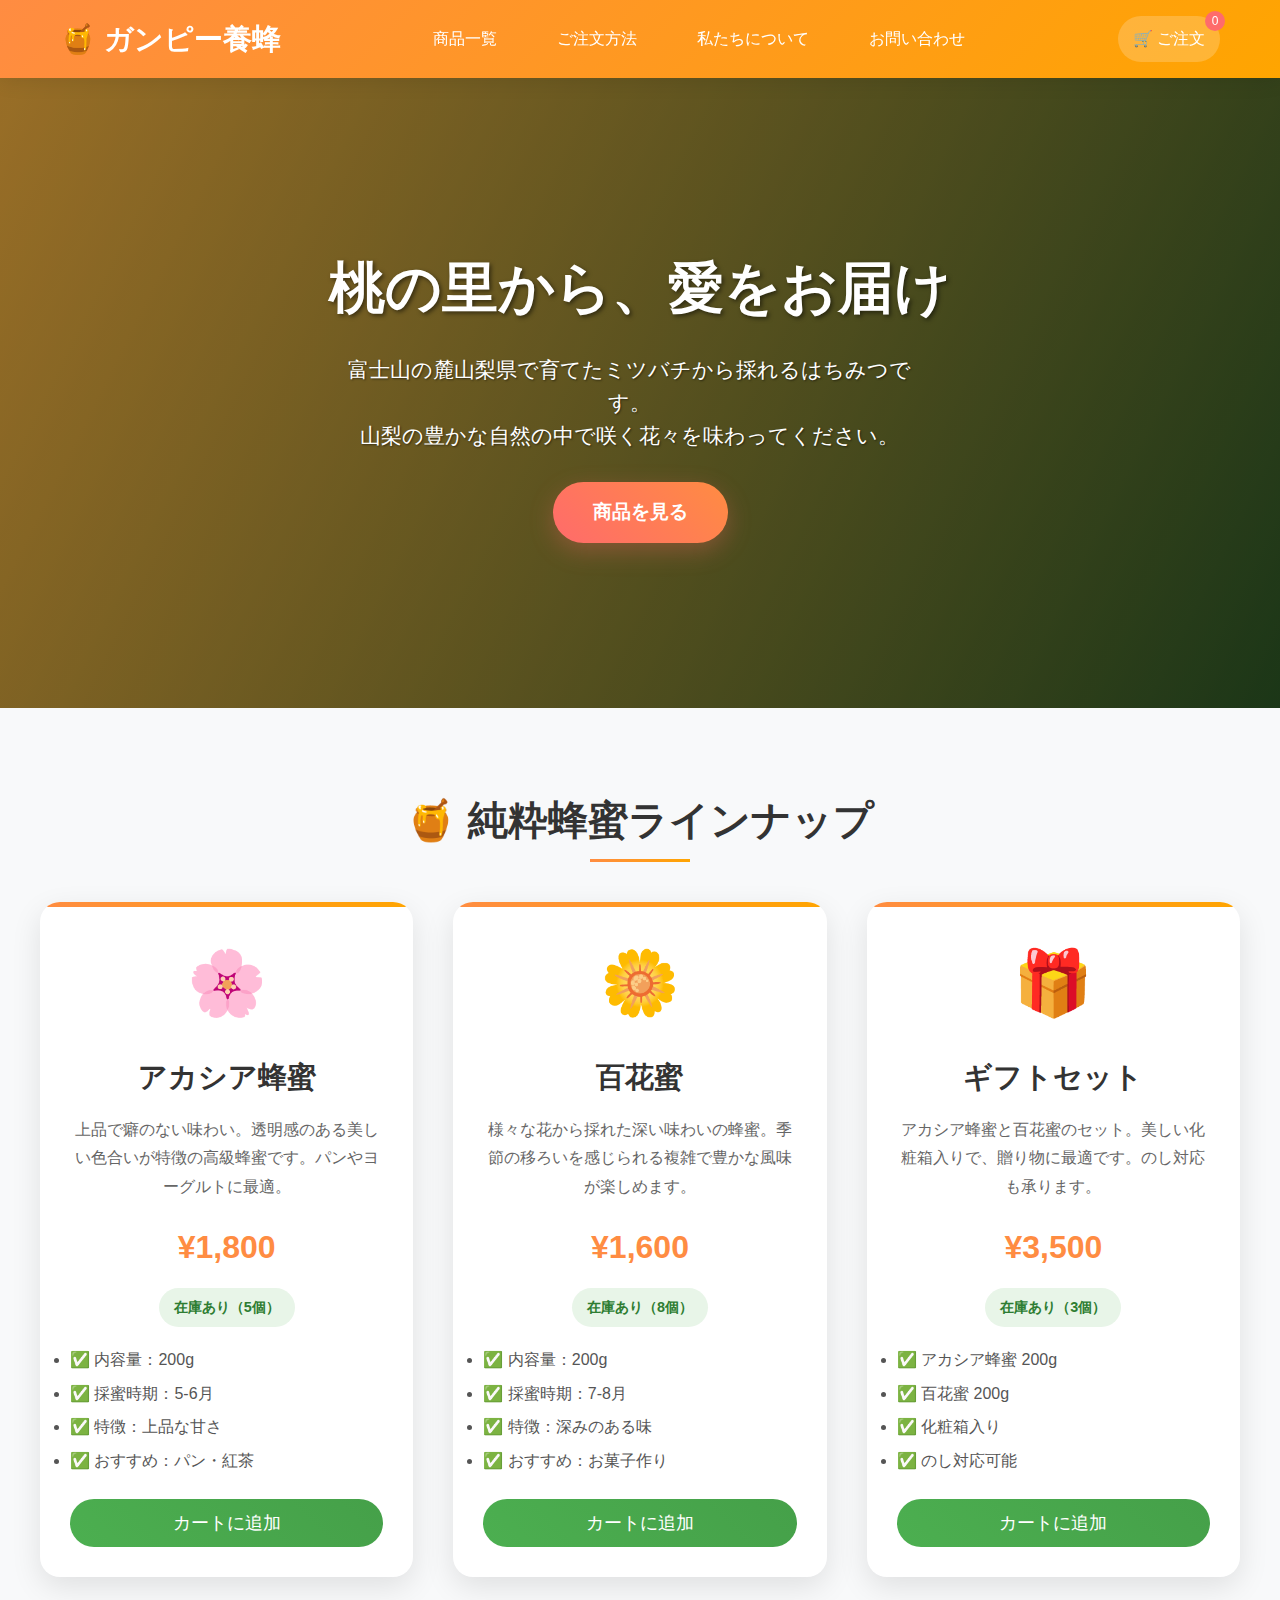
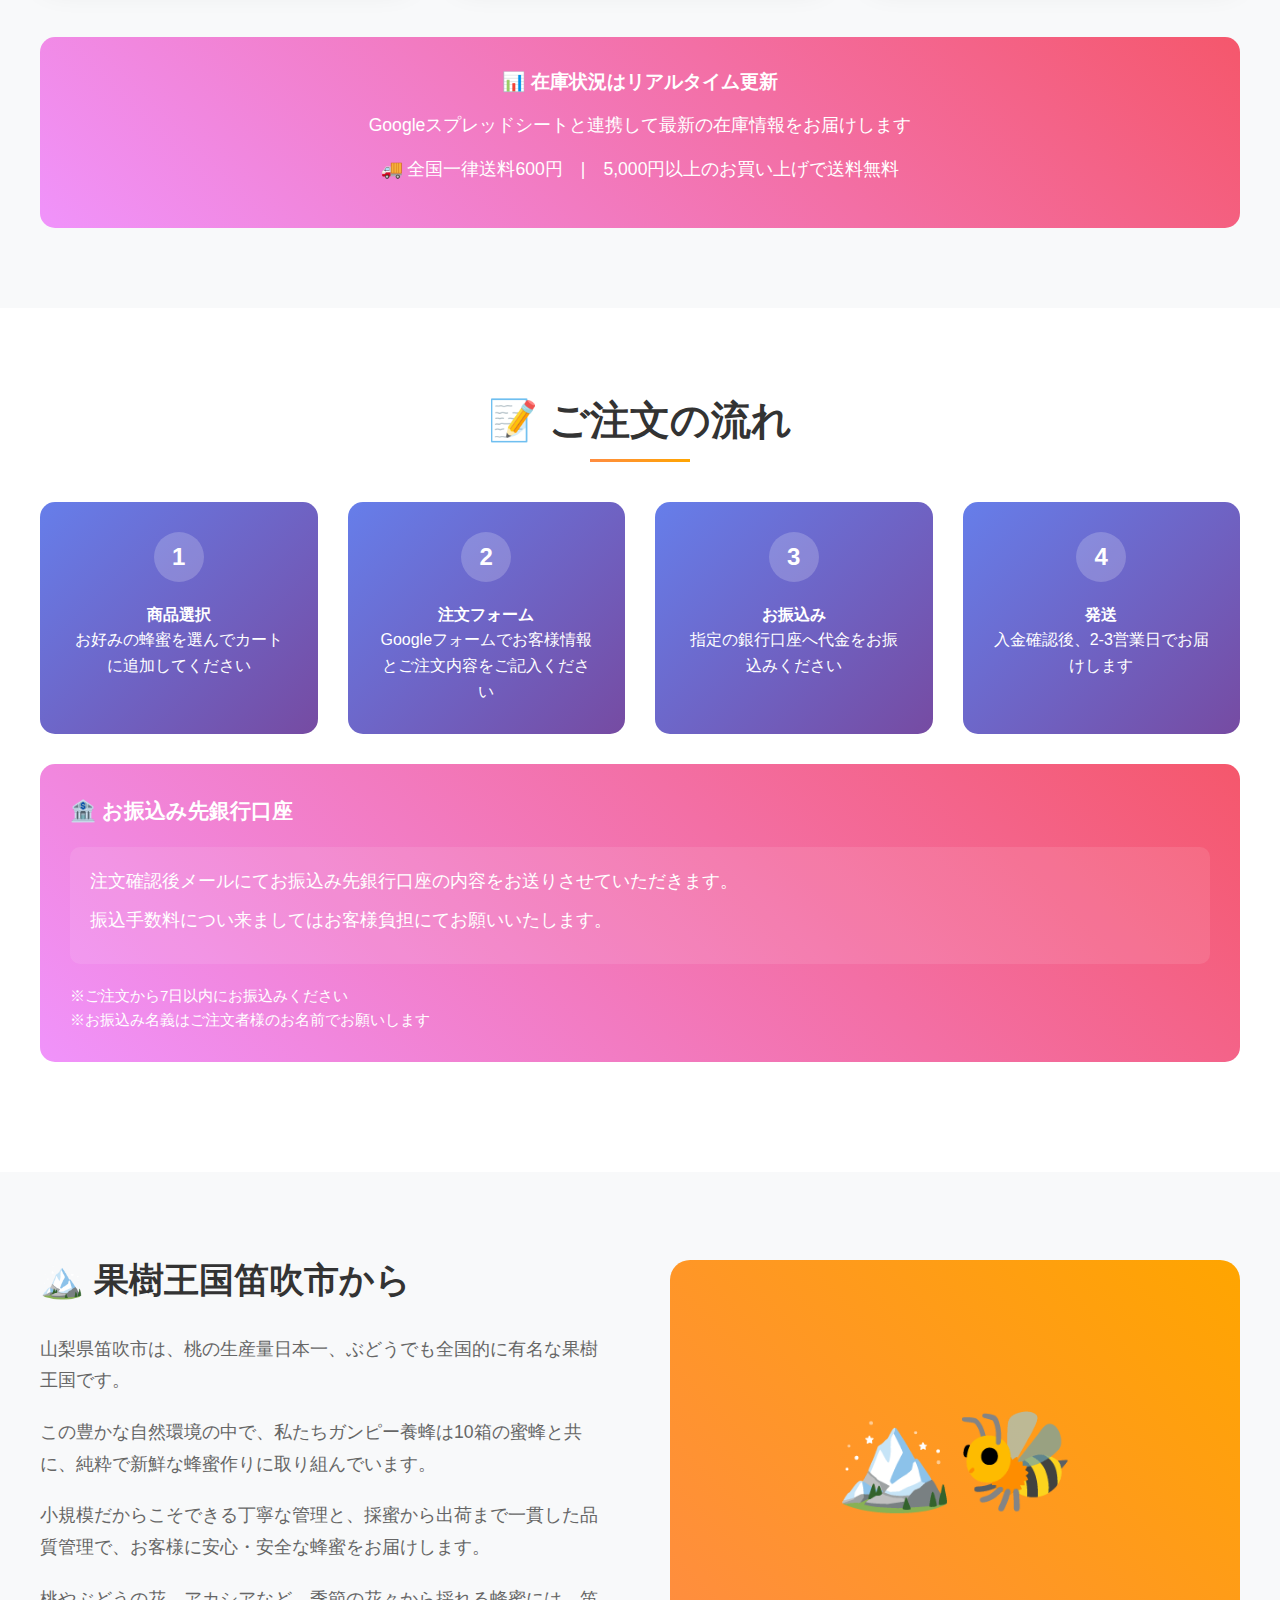
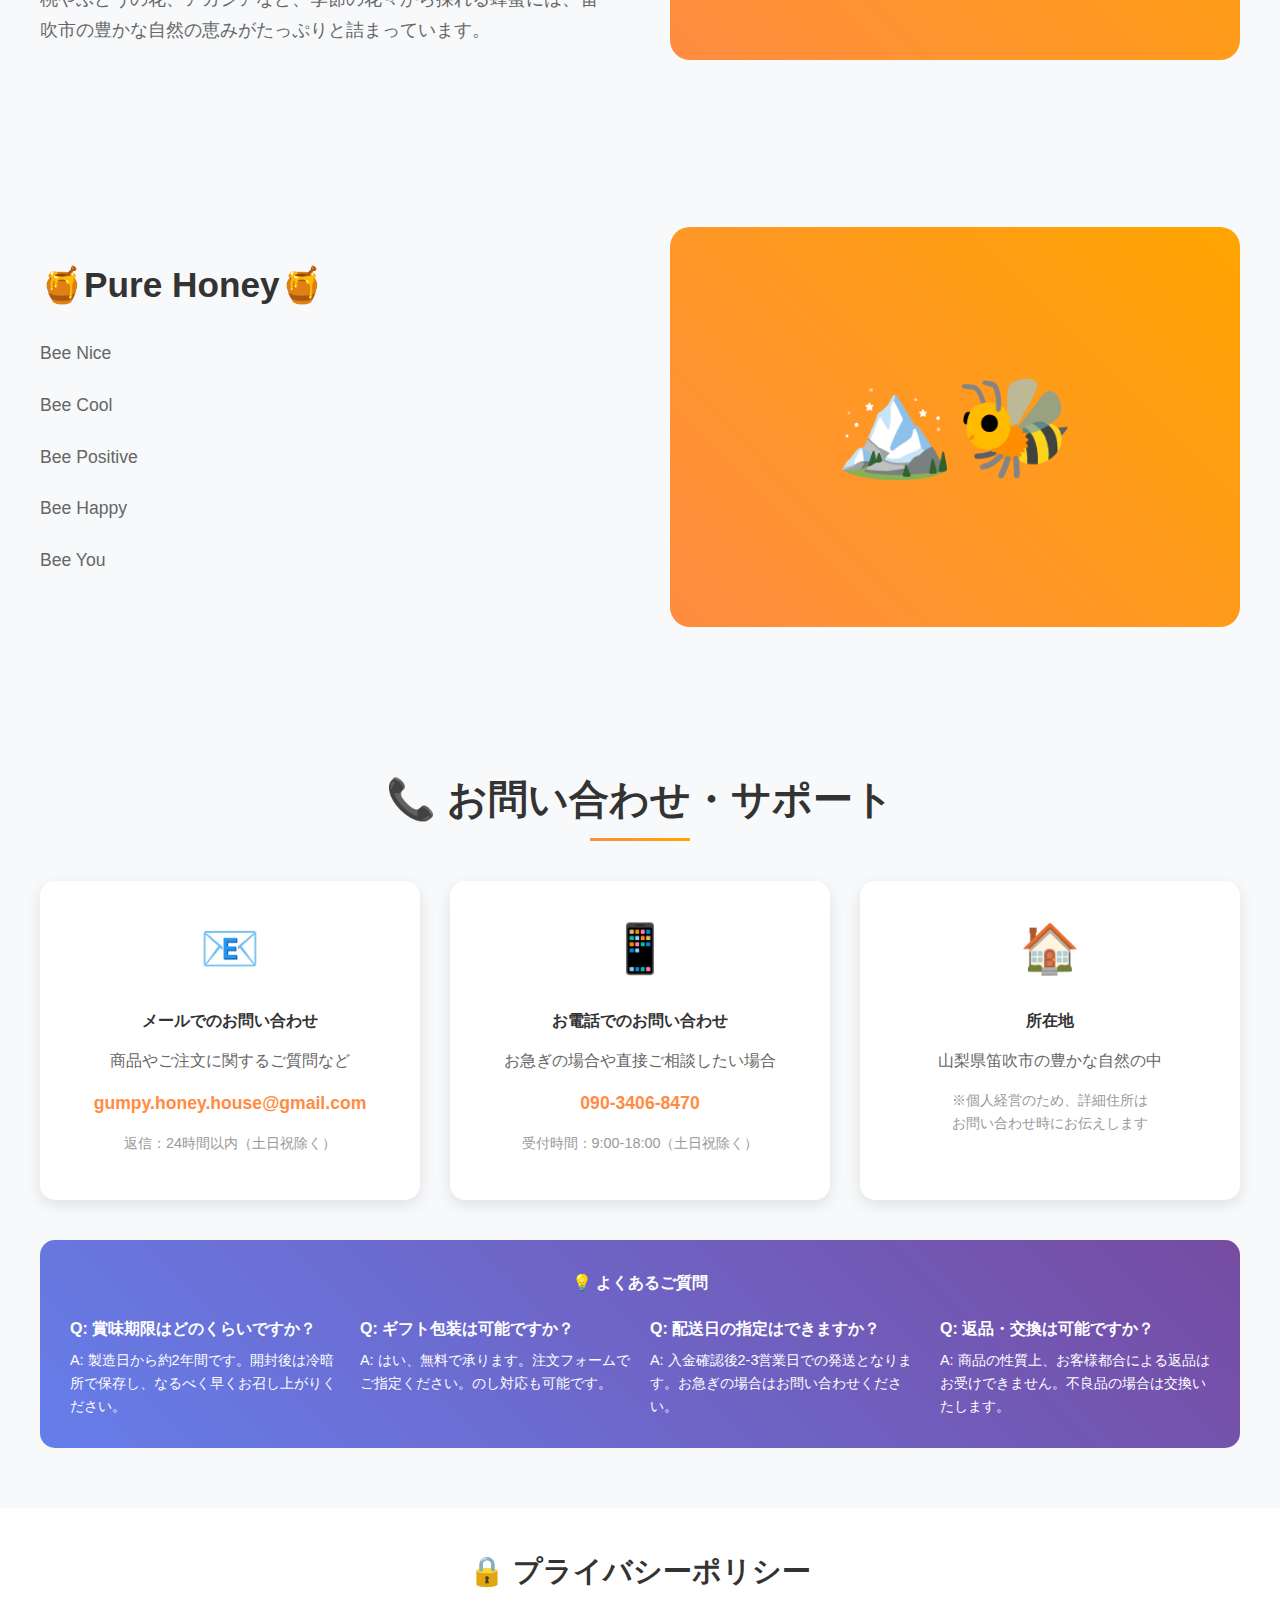
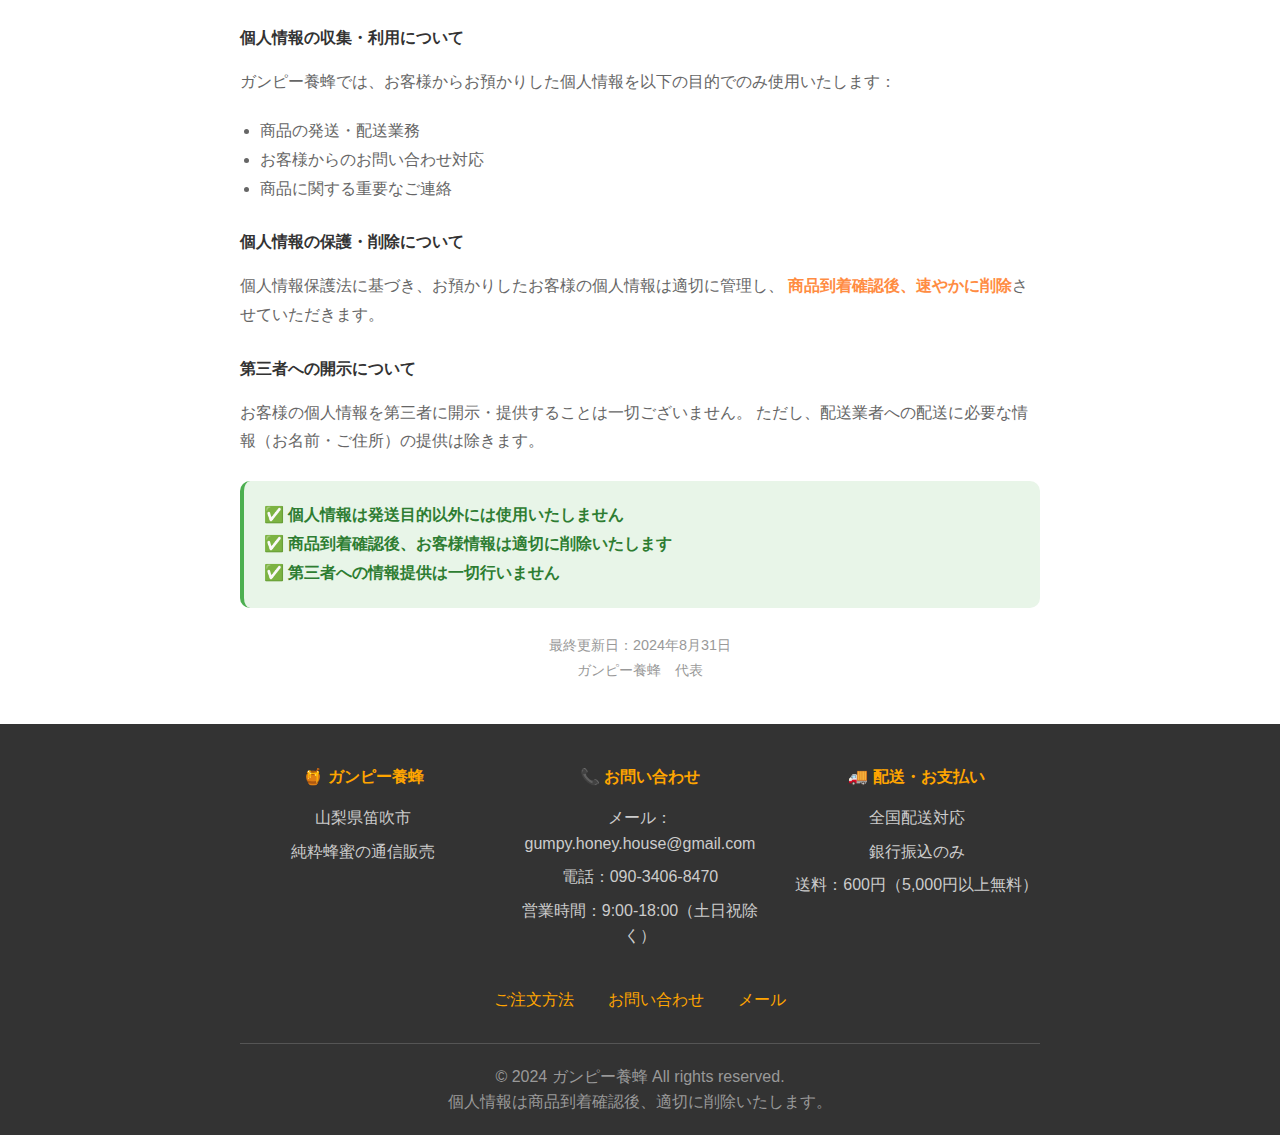
<file: index.html>
<!DOCTYPE html>
<html lang="ja">

<head>
    <meta charset="UTF-8">
    <meta name="viewport" content="width=device-width, initial-scale=1.0">
    <title>ガンピー養蜂 - 山梨県笛吹市の純粋蜂蜜</title>
    <link rel="stylesheet" href="style.css">
</head>

<body>
    <!-- ヘッダー -->
    <header class="header">
        <div class="nav-container">
            <div class="logo">
                🍯 ガンピー養蜂
            </div>
            <nav class="nav-menu">
                <a href="#products">商品一覧</a>
                <a href="#order-info">ご注文方法</a>
                <a href="#story">私たちについて</a>
                <a href="#contact">お問い合わせ</a>
            </nav>
            <div class="cart-icon" onclick="openOrderForm()">
                🛒 ご注文
                <span class="cart-count" id="cart-count">0</span>
            </div>
        </div>
    </header>

    <!-- ヒーローセクション -->
    <section class="hero">
        <div class="hero-content">
            <h1>桃の里から、愛をお届け</h1>
            <p>富士山の麓山梨県で育てたミツバチから採れるはちみつです。<br>山梨の豊かな自然の中で咲く花々を味わってください。</p>
            <a href="#products" class="cta-button">商品を見る</a>
        </div>
    </section>

    <!-- 商品セクション -->
    <section class="products-section" id="products">
        <div class="container">
            <h2 class="section-title">🍯 純粋蜂蜜ラインナップ</h2>
            <div class="products-grid">
                <div class="product-card">
                    <div class="product-icon">🌸</div>
                    <h3 class="product-name">アカシア蜂蜜</h3>
                    <p class="product-description">上品で癖のない味わい。透明感のある美しい色合いが特徴の高級蜂蜜です。パンやヨーグルトに最適。</p>
                    <div class="product-price">¥1,800</div>
                    <div class="stock-status" id="stock-acacia">在庫確認中...</div>
                    <ul class="product-features">
                        <li>✅ 内容量：200g</li>
                        <li>✅ 採蜜時期：5-6月</li>
                        <li>✅ 特徴：上品な甘さ</li>
                        <li>✅ おすすめ：パン・紅茶</li>
                    </ul>
                    <button class="add-to-cart" onclick="addToCart('アカシア蜂蜜', 1800)" id="btn-acacia">カートに追加</button>
                </div>

                <div class="product-card">
                    <div class="product-icon">🌼</div>
                    <h3 class="product-name">百花蜜</h3>
                    <p class="product-description">様々な花から採れた深い味わいの蜂蜜。季節の移ろいを感じられる複雑で豊かな風味が楽しめます。</p>
                    <div class="product-price">¥1,600</div>
                    <div class="stock-status" id="stock-wildflower">在庫確認中...</div>
                    <ul class="product-features">
                        <li>✅ 内容量：200g</li>
                        <li>✅ 採蜜時期：7-8月</li>
                        <li>✅ 特徴：深みのある味</li>
                        <li>✅ おすすめ：お菓子作り</li>
                    </ul>
                    <button class="add-to-cart" onclick="addToCart('百花蜜', 1600)" id="btn-wildflower">カートに追加</button>
                </div>

                <div class="product-card">
                    <div class="product-icon">🎁</div>
                    <h3 class="product-name">ギフトセット</h3>
                    <p class="product-description">アカシア蜂蜜と百花蜜のセット。美しい化粧箱入りで、贈り物に最適です。のし対応も承ります。</p>
                    <div class="product-price">¥3,500</div>
                    <div class="stock-status" id="stock-gift">在庫確認中...</div>
                    <ul class="product-features">
                        <li>✅ アカシア蜂蜜 200g</li>
                        <li>✅ 百花蜜 200g</li>
                        <li>✅ 化粧箱入り</li>
                        <li>✅ のし対応可能</li>
                    </ul>
                    <button class="add-to-cart" onclick="addToCart('ギフトセット', 3500)" id="btn-gift">カートに追加</button>
                </div>
            </div>

            <div class="inventory-info">
                <h3>📊 在庫状況はリアルタイム更新</h3>
                <p>Googleスプレッドシートと連携して最新の在庫情報をお届けします</p>
                <p>🚚 全国一律送料600円　|　5,000円以上のお買い上げで送料無料</p>
            </div>
        </div>
    </section>

    <!-- 注文方法セクション -->
    <section class="order-section" id="order-info">
        <div class="container">
            <h2 class="section-title">📝 ご注文の流れ</h2>
            <div class="order-steps">
                <div class="step-card">
                    <div class="step-number">1</div>
                    <h4>商品選択</h4>
                    <p>お好みの蜂蜜を選んでカートに追加してください</p>
                </div>
                <div class="step-card">
                    <div class="step-number">2</div>
                    <h4>注文フォーム</h4>
                    <p>Googleフォームでお客様情報とご注文内容をご記入ください</p>
                </div>
                <div class="step-card">
                    <div class="step-number">3</div>
                    <h4>お振込み</h4>
                    <p>指定の銀行口座へ代金をお振込みください</p>
                </div>
                <div class="step-card">
                    <div class="step-number">4</div>
                    <h4>発送</h4>
                    <p>入金確認後、2-3営業日でお届けします</p>
                </div>
            </div>

            <div class="bank-info">
                <h4>🏦 お振込み先銀行口座</h4>
                <div class="bank-details">
                    <!-- <p><strong>銀行名：</strong> ●●銀行</p>
                    <p><strong>支店名：</strong> ●●支店</p>
                    <p><strong>口座種別：</strong> 普通預金</p>
                    <p><strong>口座番号：</strong> 1234567</p>
                    <p><strong>口座名義：</strong> ガンピーヨウホウ</p>
                    <p><strong>振込手数料：</strong> お客様負担</p> -->
                    <p>注文確認後メールにてお振込み先銀行口座の内容をお送りさせていただきます。</p>
                    <p>振込手数料につい来ましてはお客様負担にてお願いいたします。</p>
                </div>
                <p class="bank-note">
                    ※ご注文から7日以内にお振込みください<br>
                    ※お振込み名義はご注文者様のお名前でお願いします
                </p>
            </div>
        </div>
    </section>

    <!-- ストーリーセクション -->
    <section class="story-section" id="story">
        <div class="container">
            <div class="story-content">
                <div class="story-text">
                    <h2>🏔️ 果樹王国笛吹市から</h2>
                    <p>山梨県笛吹市は、桃の生産量日本一、ぶどうでも全国的に有名な果樹王国です。</p>
                    <p>この豊かな自然環境の中で、私たちガンピー養蜂は10箱の蜜蜂と共に、純粋で新鮮な蜂蜜作りに取り組んでいます。</p>
                    <p>小規模だからこそできる丁寧な管理と、採蜜から出荷まで一貫した品質管理で、お客様に安心・安全な蜂蜜をお届けします。</p>
                    <p>桃やぶどうの花、アカシアなど、季節の花々から採れる蜂蜜には、笛吹市の豊かな自然の恵みがたっぷりと詰まっています。</p>
                </div>
                <div class="story-image">
                    🏔️🐝
                </div>
            </div>
        </div>
    </section>

    <!-- ストーリーセクション -->
    <section class="story-section" id="story">
        <div class="container">
            <div class="story-content">
                <div class="story-text">
                    <h2>🍯Pure Honey🍯</h2>
                    <p>Bee Nice</p>
                    <p>Bee Cool</p>
                    <p>Bee Positive</p>
                    <p>Bee Happy</p>
                    <p>Bee You</p>
                </div>
                <div class="story-image">
                    🏔️🐝
                </div>
            </div>
        </div>
    </section>

    <!-- 注文フォームモーダル -->
    <div class="order-modal" id="order-modal">
        <div class="order-content">
            <div class="order-header">
                <h3>📝 ご注文内容確認</h3>
                <button class="close-order" onclick="closeOrderForm()">×</button>
            </div>
            <div class="order-summary" id="order-summary">
                <h4>ご注文商品</h4>
                <div id="order-items">
                    <p class="empty-cart">商品が選択されていません</p>
                </div>
                <div class="order-total" id="order-total">合計：¥0</div>
            </div>

            <div class="order-instructions">
                <h4>📋 注文手順</h4>
                <ol>
                    <li>下のボタンから注文フォームを開く</li>
                    <li>お客様情報とご注文内容を記入</li>
                    <li>送信後、銀行口座へお振込み</li>
                    <li>入金確認後、発送いたします</li>
                </ol>
            </div>

            <div class="google-form-container">
                <a href="https://forms.google.com/[あなたのフォームID]" target="_blank" class="form-button">
                    📝 Googleフォームで注文する
                </a>
                <p class="form-note">
                    フォームは新しいタブで開きます<br>
                    ご注文内容をメモしてからフォームにお進みください
                </p>
            </div>

            <div class="privacy-notice">
                <h4>🔒 個人情報の取り扱いについて</h4>
                <p>
                    個人情報保護法に基づき、お預かりしたお客様の個人情報は商品の発送・配送のためのみに使用し、
                    商品到着確認後、適切に削除させていただきます。第三者への開示は一切行いません。
                </p>
            </div>
        </div>
    </div>

    <!-- お問い合わせセクション -->
    <section class="contact-section" id="contact-section">
        <div class="container">
            <h2 class="section-title">📞 お問い合わせ・サポート</h2>

            <div class="contact-grid">
                <div class="contact-card">
                    <div class="contact-icon">📧</div>
                    <h4>メールでのお問い合わせ</h4>
                    <p>商品やご注文に関するご質問など</p>
                    <p class="contact-info">gumpy.honey.house@gmail.com</p>
                    <p class="contact-detail">返信：24時間以内（土日祝除く）</p>
                </div>

                <div class="contact-card">
                    <div class="contact-icon">📱</div>
                    <h4>お電話でのお問い合わせ</h4>
                    <p>お急ぎの場合や直接ご相談したい場合</p>
                    <p class="contact-info">090-3406-8470</p>
                    <p class="contact-detail">受付時間：9:00-18:00（土日祝除く）</p>
                </div>

                <div class="contact-card">
                    <div class="contact-icon">🏠</div>
                    <h4>所在地</h4>
                    <p>山梨県笛吹市の豊かな自然の中</p>
                    <p class="contact-detail">
                        ※個人経営のため、詳細住所は<br>
                        お問い合わせ時にお伝えします
                    </p>
                </div>
            </div>

            <div class="faq-section">
                <h4>💡 よくあるご質問</h4>
                <div class="faq-grid">
                    <div class="faq-item">
                        <p class="faq-question">Q: 賞味期限はどのくらいですか？</p>
                        <p class="faq-answer">A: 製造日から約2年間です。開封後は冷暗所で保存し、なるべく早くお召し上がりください。</p>
                    </div>
                    <div class="faq-item">
                        <p class="faq-question">Q: ギフト包装は可能ですか？</p>
                        <p class="faq-answer">A: はい、無料で承ります。注文フォームでご指定ください。のし対応も可能です。</p>
                    </div>
                    <div class="faq-item">
                        <p class="faq-question">Q: 配送日の指定はできますか？</p>
                        <p class="faq-answer">A: 入金確認後2-3営業日での発送となります。お急ぎの場合はお問い合わせください。</p>
                    </div>
                    <div class="faq-item">
                        <p class="faq-question">Q: 返品・交換は可能ですか？</p>
                        <p class="faq-answer">A: 商品の性質上、お客様都合による返品はお受けできません。不良品の場合は交換いたします。</p>
                    </div>
                </div>
            </div>
        </div>
    </section>

    <!-- プライバシーポリシーセクション -->
    <section class="privacy-section">
        <div class="container">
            <h2 class="privacy-title">🔒 プライバシーポリシー</h2>

            <div class="privacy-content">
                <div class="privacy-item">
                    <h4>個人情報の収集・利用について</h4>
                    <p>ガンピー養蜂では、お客様からお預かりした個人情報を以下の目的でのみ使用いたします：</p>
                    <ul>
                        <li>商品の発送・配送業務</li>
                        <li>お客様からのお問い合わせ対応</li>
                        <li>商品に関する重要なご連絡</li>
                    </ul>
                </div>

                <div class="privacy-item">
                    <h4>個人情報の保護・削除について</h4>
                    <p>
                        個人情報保護法に基づき、お預かりしたお客様の個人情報は適切に管理し、
                        <strong>商品到着確認後、速やかに削除</strong>させていただきます。
                    </p>
                </div>

                <div class="privacy-item">
                    <h4>第三者への開示について</h4>
                    <p>
                        お客様の個人情報を第三者に開示・提供することは一切ございません。
                        ただし、配送業者への配送に必要な情報（お名前・ご住所）の提供は除きます。
                    </p>
                </div>

                <div class="privacy-guarantee">
                    <p>
                        ✅ 個人情報は発送目的以外には使用いたしません<br>
                        ✅ 商品到着確認後、お客様情報は適切に削除いたします<br>
                        ✅ 第三者への情報提供は一切行いません
                    </p>
                </div>

                <p class="privacy-update">
                    最終更新日：2024年8月31日<br>
                    ガンピー養蜂　代表
                </p>
            </div>
        </div>
    </section>

    <!-- フッター -->
    <footer class="footer" id="contact">
        <div class="footer-content">
            <div class="footer-info">
                <div class="footer-section">
                    <h4>🍯 ガンピー養蜂</h4>
                    <p>山梨県笛吹市</p>
                    <p>純粋蜂蜜の通信販売</p>
                </div>
                <div class="footer-section">
                    <h4>📞 お問い合わせ</h4>
                    <p>メール：gumpy.honey.house@gmail.com</p>
                    <p>電話：090-3406-8470</p>
                    <p>営業時間：9:00-18:00（土日祝除く）</p>
                </div>
                <div class="footer-section">
                    <h4>🚚 配送・お支払い</h4>
                    <p>全国配送対応</p>
                    <p>銀行振込のみ</p>
                    <p>送料：600円（5,000円以上無料）</p>
                </div>
            </div>

            <div class="footer-links">
                <a href="#order-info">ご注文方法</a>
                <a href="#contact-section">お問い合わせ</a>
                <a href="mailto:info@gunpee-honey.jp">メール</a>
            </div>

            <p class="footer-copyright">
                © 2024 ガンピー養蜂 All rights reserved.<br>
                個人情報は商品到着確認後、適切に削除いたします。
            </p>
        </div>
    </footer>

    <script src="script.js"></script>
</body>

</html>
</file>
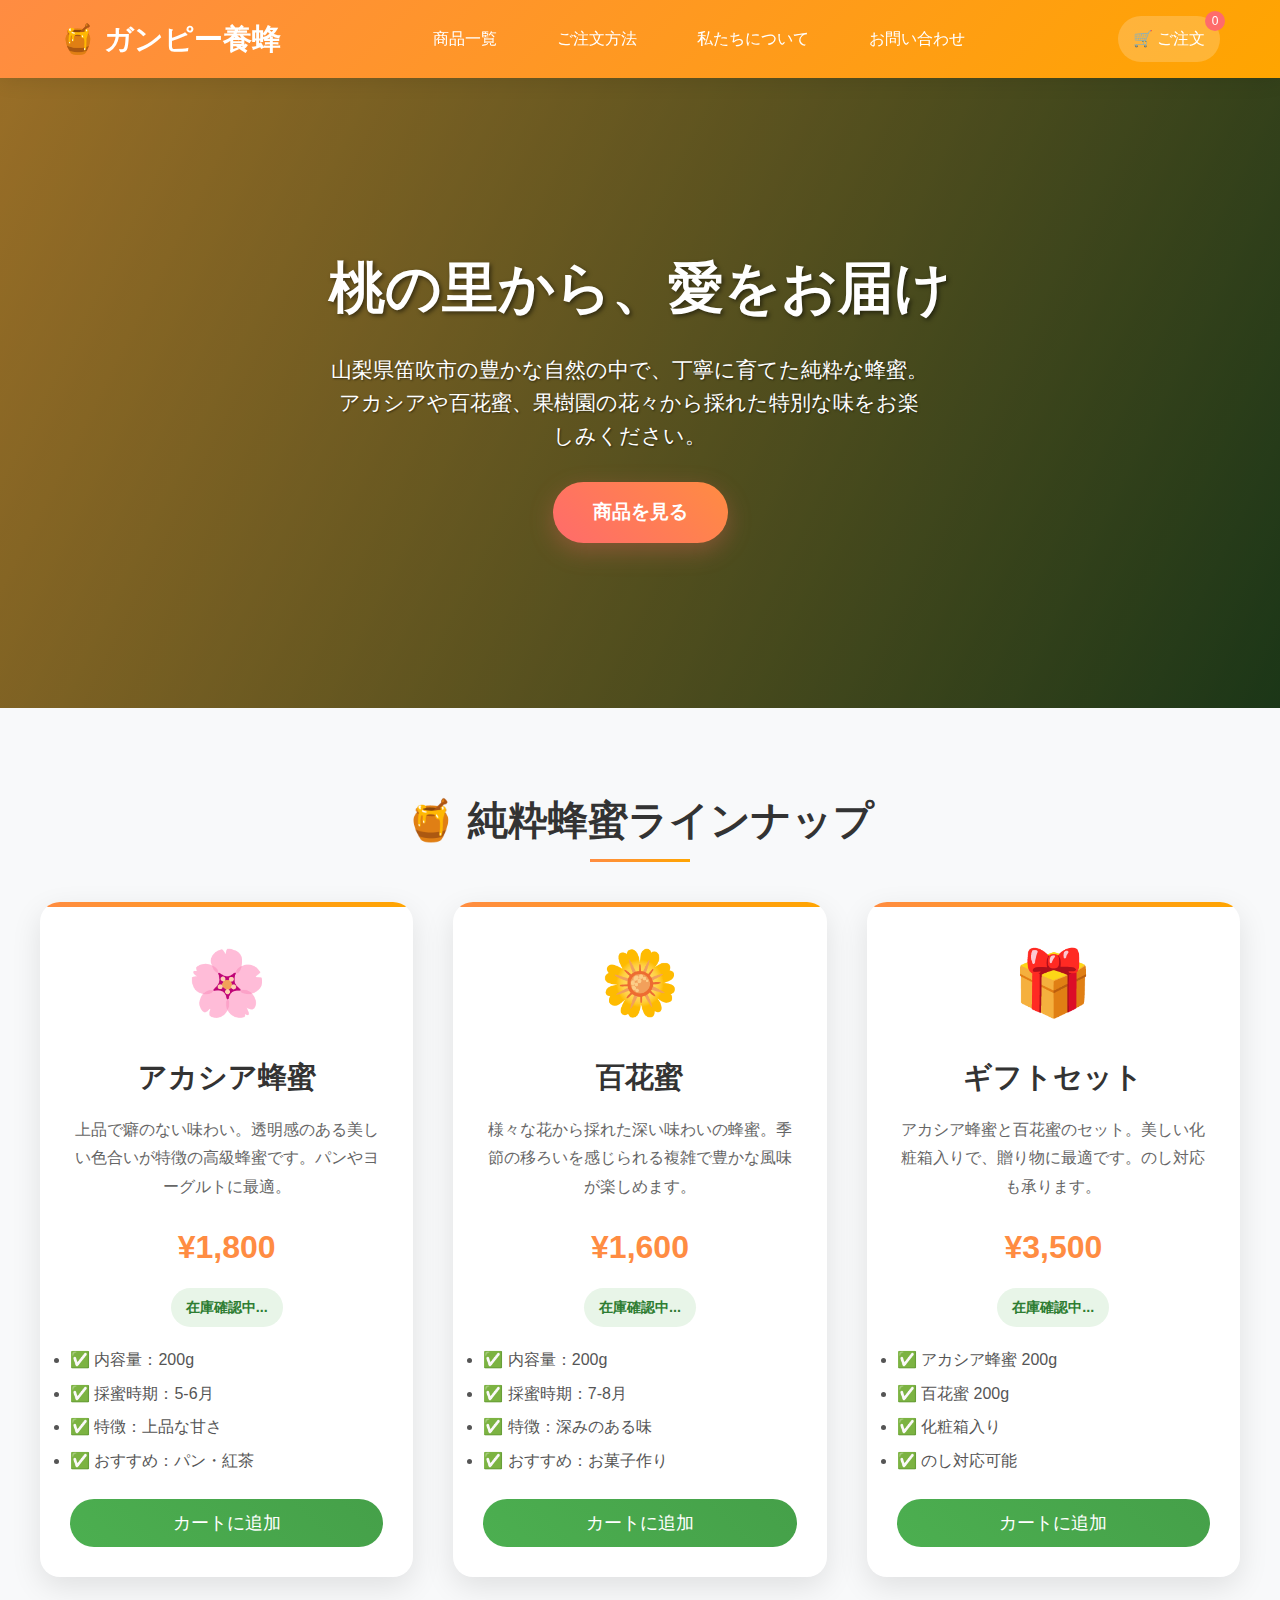
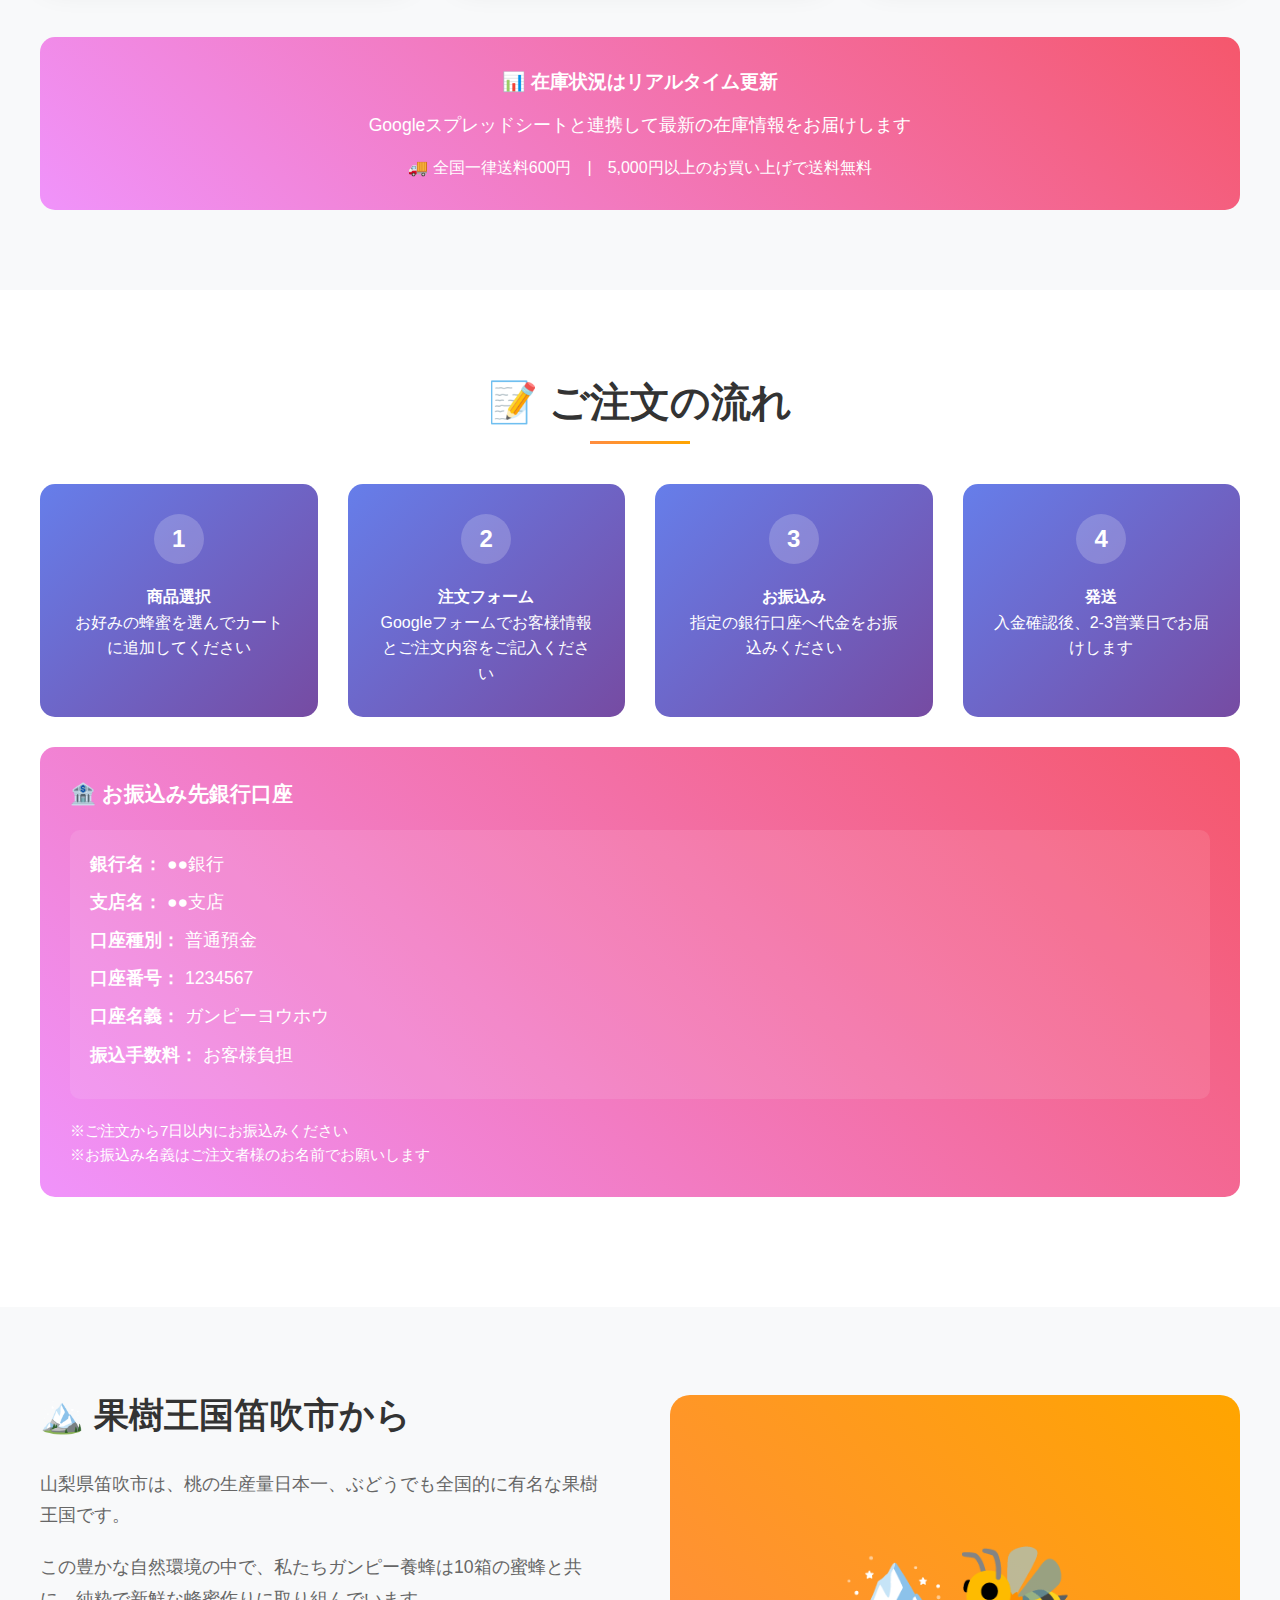
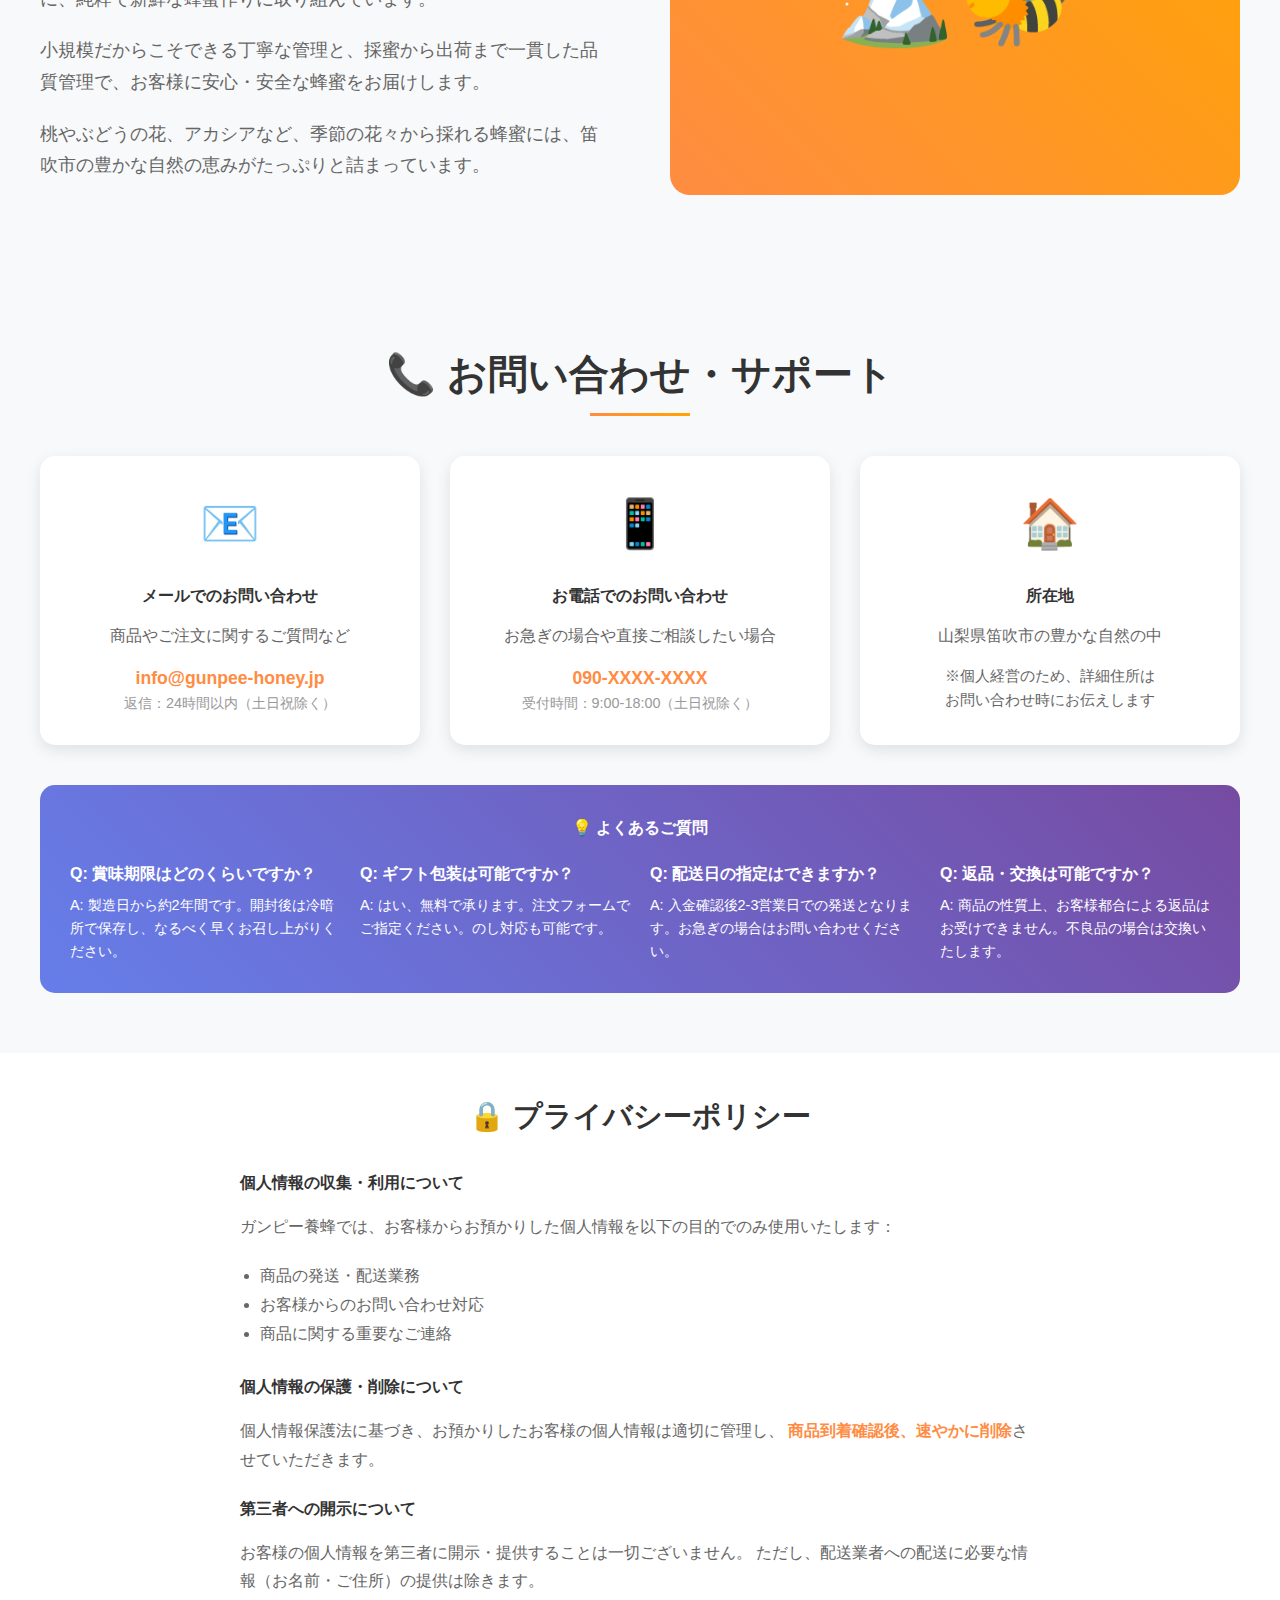
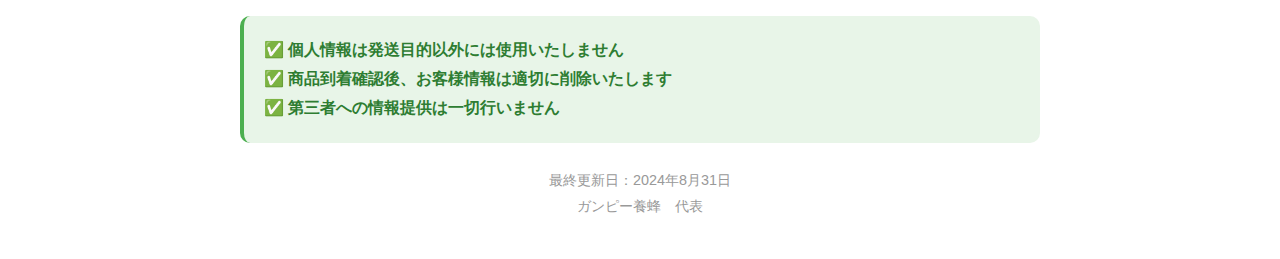
<file: honey.html>
<!DOCTYPE html>
<html lang="ja">
<head>
    <meta charset="UTF-8">
    <meta name="viewport" content="width=device-width, initial-scale=1.0">
    <title>ガンピー養蜂 - 山梨県笛吹市の純粋蜂蜜</title>
    <style>
        * {
            margin: 0;
            padding: 0;
            box-sizing: border-box;
        }
        
        body {
            font-family: 'Hiragino Sans', 'Yu Gothic UI', sans-serif;
            line-height: 1.6;
            color: #333;
            overflow-x: hidden;
        }
        
        /* ヘッダー */
        .header {
            background: linear-gradient(135deg, #ff8c42 0%, #ffa500 100%);
            color: white;
            padding: 1rem 0;
            position: sticky;
            top: 0;
            z-index: 1000;
            box-shadow: 0 2px 20px rgba(0,0,0,0.1);
        }
        
        .nav-container {
            max-width: 1200px;
            margin: 0 auto;
            padding: 0 20px;
            display: flex;
            justify-content: space-between;
            align-items: center;
        }
        
        .logo {
            font-size: 1.8rem;
            font-weight: bold;
            display: flex;
            align-items: center;
            gap: 10px;
        }
        
        .nav-menu {
            display: flex;
            gap: 30px;
        }
        
        .nav-menu a {
            color: white;
            text-decoration: none;
            font-weight: 500;
            transition: all 0.3s ease;
            padding: 8px 15px;
            border-radius: 20px;
        }
        
        .nav-menu a:hover {
            background: rgba(255,255,255,0.2);
            transform: translateY(-2px);
        }
        
        .cart-icon {
            background: rgba(255,255,255,0.2);
            padding: 10px 15px;
            border-radius: 25px;
            cursor: pointer;
            transition: all 0.3s ease;
            position: relative;
        }
        
        .cart-icon:hover {
            background: rgba(255,255,255,0.3);
        }
        
        .cart-count {
            background: #ff6b6b;
            color: white;
            border-radius: 50%;
            width: 20px;
            height: 20px;
            font-size: 12px;
            display: flex;
            align-items: center;
            justify-content: center;
            position: absolute;
            top: -5px;
            right: -5px;
        }
        
        /* ヒーローセクション */
        .hero {
            background: linear-gradient(rgba(0,0,0,0.4), rgba(0,0,0,0.4)), 
                        url('[data-uri]');
            background-size: cover;
            background-position: center;
            color: white;
            text-align: center;
            padding: 100px 20px;
            min-height: 70vh;
            display: flex;
            align-items: center;
            justify-content: center;
        }
        
        .hero-content h1 {
            font-size: 3.5rem;
            margin-bottom: 20px;
            text-shadow: 2px 2px 4px rgba(0,0,0,0.5);
            animation: fadeInUp 1s ease-out;
        }
        
        .hero-content p {
            font-size: 1.3rem;
            margin-bottom: 30px;
            max-width: 600px;
            text-shadow: 1px 1px 2px rgba(0,0,0,0.5);
            animation: fadeInUp 1s ease-out 0.3s both;
        }
        
        .cta-button {
            background: linear-gradient(45deg, #ff6b6b, #ff8c42);
            color: white;
            padding: 15px 40px;
            text-decoration: none;
            border-radius: 50px;
            font-size: 1.2rem;
            font-weight: bold;
            transition: all 0.3s ease;
            display: inline-block;
            box-shadow: 0 8px 25px rgba(255,107,107,0.3);
            animation: fadeInUp 1s ease-out 0.6s both;
        }
        
        .cta-button:hover {
            transform: translateY(-3px);
            box-shadow: 0 12px 35px rgba(255,107,107,0.4);
        }
        
        @keyframes fadeInUp {
            from {
                opacity: 0;
                transform: translateY(30px);
            }
            to {
                opacity: 1;
                transform: translateY(0);
            }
        }
        
        /* 商品セクション */
        .products-section {
            padding: 80px 20px;
            background: #f8f9fa;
        }
        
        .container {
            max-width: 1200px;
            margin: 0 auto;
        }
        
        .section-title {
            text-align: center;
            font-size: 2.5rem;
            color: #333;
            margin-bottom: 50px;
            position: relative;
        }
        
        .section-title::after {
            content: '';
            width: 100px;
            height: 3px;
            background: linear-gradient(45deg, #ff8c42, #ffa500);
            position: absolute;
            bottom: -10px;
            left: 50%;
            transform: translateX(-50%);
        }
        
        .products-grid {
            display: grid;
            grid-template-columns: repeat(auto-fit, minmax(350px, 1fr));
            gap: 40px;
            margin-bottom: 60px;
        }
        
        .product-card {
            background: white;
            border-radius: 20px;
            padding: 30px;
            text-align: center;
            box-shadow: 0 10px 30px rgba(0,0,0,0.1);
            transition: all 0.3s ease;
            position: relative;
            overflow: hidden;
        }
        
        .product-card::before {
            content: '';
            position: absolute;
            top: 0;
            left: 0;
            right: 0;
            height: 5px;
            background: linear-gradient(45deg, #ff8c42, #ffa500);
        }
        
        .product-card:hover {
            transform: translateY(-10px);
            box-shadow: 0 20px 40px rgba(0,0,0,0.15);
        }
        
        .product-icon {
            font-size: 4rem;
            margin-bottom: 20px;
            display: block;
        }
        
        .product-name {
            font-size: 1.8rem;
            color: #333;
            margin-bottom: 15px;
            font-weight: bold;
        }
        
        .product-description {
            color: #666;
            margin-bottom: 20px;
            line-height: 1.8;
        }
        
        .product-price {
            font-size: 2rem;
            color: #ff8c42;
            font-weight: bold;
            margin-bottom: 15px;
        }
        
        .stock-status {
            background: #e8f5e8;
            color: #2e7d32;
            padding: 8px 15px;
            border-radius: 20px;
            font-size: 0.9rem;
            margin-bottom: 20px;
            display: inline-block;
            font-weight: bold;
        }
        
        .stock-status.out-of-stock {
            background: #ffebee;
            color: #c62828;
        }
        
        .product-features {
            text-align: left;
            margin-bottom: 25px;
        }
        
        .product-features li {
            margin-bottom: 8px;
            color: #555;
        }
        
        .add-to-cart {
            background: linear-gradient(45deg, #4CAF50, #45a049);
            color: white;
            border: none;
            padding: 12px 30px;
            border-radius: 25px;
            font-size: 1.1rem;
            cursor: pointer;
            transition: all 0.3s ease;
            width: 100%;
        }
        
        .add-to-cart:hover:not(:disabled) {
            transform: translateY(-2px);
            box-shadow: 0 8px 20px rgba(76,175,80,0.3);
        }
        
        .add-to-cart:disabled {
            background: #ccc;
            cursor: not-allowed;
        }
        
        /* 注文方法セクション */
        .order-section {
            padding: 80px 20px;
            background: white;
        }
        
        .order-steps {
            display: grid;
            grid-template-columns: repeat(auto-fit, minmax(250px, 1fr));
            gap: 30px;
            margin-top: 40px;
        }
        
        .step-card {
            background: linear-gradient(135deg, #667eea, #764ba2);
            color: white;
            padding: 30px;
            border-radius: 15px;
            text-align: center;
            position: relative;
        }
        
        .step-number {
            background: rgba(255,255,255,0.2);
            width: 50px;
            height: 50px;
            border-radius: 50%;
            display: flex;
            align-items: center;
            justify-content: center;
            font-size: 1.5rem;
            font-weight: bold;
            margin: 0 auto 20px;
        }
        
        .bank-info {
            background: linear-gradient(45deg, #f093fb, #f5576c);
            color: white;
            padding: 30px;
            border-radius: 15px;
            margin: 30px 0;
        }
        
        .bank-info h4 {
            margin-bottom: 20px;
            font-size: 1.3rem;
        }
        
        .bank-details {
            background: rgba(255,255,255,0.1);
            padding: 20px;
            border-radius: 10px;
            text-align: left;
        }
        
        .bank-details p {
            margin-bottom: 10px;
            font-size: 1.1rem;
        }
        
        /* ストーリーセクション */
        .story-section {
            padding: 80px 20px;
            background: #f8f9fa;
        }
        
        .story-content {
            display: grid;
            grid-template-columns: 1fr 1fr;
            gap: 60px;
            align-items: center;
        }
        
        .story-text h2 {
            font-size: 2.2rem;
            color: #333;
            margin-bottom: 25px;
        }
        
        .story-text p {
            color: #666;
            margin-bottom: 20px;
            font-size: 1.1rem;
            line-height: 1.8;
        }
        
        .story-image {
            background: linear-gradient(45deg, #ff8c42, #ffa500);
            height: 400px;
            border-radius: 20px;
            display: flex;
            align-items: center;
            justify-content: center;
            color: white;
            font-size: 6rem;
        }
        
        /* 注文フォームモーダル */
        .order-modal {
            display: none;
            position: fixed;
            top: 0;
            left: 0;
            width: 100%;
            height: 100%;
            background: rgba(0,0,0,0.5);
            z-index: 2000;
            backdrop-filter: blur(5px);
        }
        
        .order-content {
            background: white;
            position: absolute;
            top: 50%;
            left: 50%;
            transform: translate(-50%, -50%);
            width: 90%;
            max-width: 600px;
            padding: 40px;
            border-radius: 20px;
            box-shadow: 0 20px 60px rgba(0,0,0,0.3);
            max-height: 90vh;
            overflow-y: auto;
        }
        
        .order-header {
            display: flex;
            justify-content: space-between;
            align-items: center;
            margin-bottom: 30px;
            padding-bottom: 20px;
            border-bottom: 2px solid #f0f0f0;
        }
        
        .close-order {
            background: none;
            border: none;
            font-size: 1.5rem;
            cursor: pointer;
            color: #999;
        }
        
        .order-summary {
            background: #f8f9fa;
            padding: 20px;
            border-radius: 10px;
            margin-bottom: 30px;
        }
        
        .order-item {
            display: flex;
            justify-content: space-between;
            align-items: center;
            padding: 10px 0;
            border-bottom: 1px solid #eee;
        }
        
        .order-total {
            font-size: 1.3rem;
            font-weight: bold;
            color: #ff8c42;
            text-align: center;
            margin: 20px 0;
            padding: 15px;
            background: white;
            border-radius: 8px;
        }
        
        .google-form-container {
            text-align: center;
            margin-top: 20px;
        }
        
        .form-button {
            background: linear-gradient(45deg, #4285f4, #34a853);
            color: white;
            border: none;
            padding: 15px 30px;
            border-radius: 25px;
            font-size: 1.1rem;
            cursor: pointer;
            transition: all 0.3s ease;
            text-decoration: none;
            display: inline-block;
        }
        
        .form-button:hover {
            transform: translateY(-2px);
            box-shadow: 0 8px 20px rgba(66,133,244,0.3);
        }
        
        /* フッター */
        .footer {
            background: #333;
            color: white;
            padding: 40px 20px 20px;
            text-align: center;
        }
        
        .footer-content {
            max-width: 800px;
            margin: 0 auto;
        }
        
        .footer-info {
            display: grid;
            grid-template-columns: repeat(auto-fit, minmax(200px, 1fr));
            gap: 30px;
            margin-bottom: 30px;
        }
        
        .footer-section h4 {
            margin-bottom: 15px;
            color: #ffa500;
        }
        
        .footer-section p, .footer-section li {
            color: #ccc;
            margin-bottom: 8px;
        }
        
        .footer-links {
            margin-bottom: 25px;
        }
        
        .footer-links a {
            color: #ffa500;
            text-decoration: none;
            margin: 0 15px;
            transition: color 0.3s ease;
        }
        
        .footer-links a:hover {
            color: #fff;
        }
        
        /* レスポンシブ */
        @media (max-width: 768px) {
            .nav-menu {
                display: none;
            }
            
            .hero-content h1 {
                font-size: 2.5rem;
            }
            
            .hero-content p {
                font-size: 1.1rem;
            }
            
            .products-grid {
                grid-template-columns: 1fr;
            }
            
            .story-content {
                grid-template-columns: 1fr;
                gap: 30px;
            }
            
            .order-content {
                padding: 20px;
                margin: 10px;
                width: calc(100% - 20px);
            }
        }
    </style>
</head>
<body>
    <!-- ヘッダー -->
    <header class="header">
        <div class="nav-container">
            <div class="logo">
                🍯 ガンピー養蜂
            </div>
            <nav class="nav-menu">
                <a href="#products">商品一覧</a>
                <a href="#order-info">ご注文方法</a>
                <a href="#story">私たちについて</a>
                <a href="#contact">お問い合わせ</a>
            </nav>
            <div class="cart-icon" onclick="openOrderForm()">
                🛒 ご注文
                <span class="cart-count" id="cart-count">0</span>
            </div>
        </div>
    </header>
    
    <!-- ヒーローセクション -->
    <section class="hero">
        <div class="hero-content">
            <h1>桃の里から、愛をお届け</h1>
            <p>山梨県笛吹市の豊かな自然の中で、丁寧に育てた純粋な蜂蜜。<br>アカシアや百花蜜、果樹園の花々から採れた特別な味をお楽しみください。</p>
            <a href="#products" class="cta-button">商品を見る</a>
        </div>
    </section>
    
    <!-- 商品セクション -->
    <section class="products-section" id="products">
        <div class="container">
            <h2 class="section-title">🍯 純粋蜂蜜ラインナップ</h2>
            <div class="products-grid">
                <div class="product-card">
                    <div class="product-icon">🌸</div>
                    <h3 class="product-name">アカシア蜂蜜</h3>
                    <p class="product-description">上品で癖のない味わい。透明感のある美しい色合いが特徴の高級蜂蜜です。パンやヨーグルトに最適。</p>
                    <div class="product-price">¥1,800</div>
                    <div class="stock-status" id="stock-acacia">在庫確認中...</div>
                    <ul class="product-features">
                        <li>✅ 内容量：200g</li>
                        <li>✅ 採蜜時期：5-6月</li>
                        <li>✅ 特徴：上品な甘さ</li>
                        <li>✅ おすすめ：パン・紅茶</li>
                    </ul>
                    <button class="add-to-cart" onclick="addToCart('アカシア蜂蜜', 1800)" id="btn-acacia">カートに追加</button>
                </div>
                
                <div class="product-card">
                    <div class="product-icon">🌼</div>
                    <h3 class="product-name">百花蜜</h3>
                    <p class="product-description">様々な花から採れた深い味わいの蜂蜜。季節の移ろいを感じられる複雑で豊かな風味が楽しめます。</p>
                    <div class="product-price">¥1,600</div>
                    <div class="stock-status" id="stock-wildflower">在庫確認中...</div>
                    <ul class="product-features">
                        <li>✅ 内容量：200g</li>
                        <li>✅ 採蜜時期：7-8月</li>
                        <li>✅ 特徴：深みのある味</li>
                        <li>✅ おすすめ：お菓子作り</li>
                    </ul>
                    <button class="add-to-cart" onclick="addToCart('百花蜜', 1600)" id="btn-wildflower">カートに追加</button>
                </div>
                
                <div class="product-card">
                    <div class="product-icon">🎁</div>
                    <h3 class="product-name">ギフトセット</h3>
                    <p class="product-description">アカシア蜂蜜と百花蜜のセット。美しい化粧箱入りで、贈り物に最適です。のし対応も承ります。</p>
                    <div class="product-price">¥3,500</div>
                    <div class="stock-status" id="stock-gift">在庫確認中...</div>
                    <ul class="product-features">
                        <li>✅ アカシア蜂蜜 200g</li>
                        <li>✅ 百花蜜 200g</li>
                        <li>✅ 化粧箱入り</li>
                        <li>✅ のし対応可能</li>
                    </ul>
                    <button class="add-to-cart" onclick="addToCart('ギフトセット', 3500)" id="btn-gift">カートに追加</button>
                </div>
            </div>
            
            <div style="background: linear-gradient(45deg, #f093fb, #f5576c); color: white; padding: 30px; border-radius: 15px; text-align: center; margin-top: 40px;">
                <h3>📊 在庫状況はリアルタイム更新</h3>
                <p style="font-size: 1.1rem; margin: 15px 0;">Googleスプレッドシートと連携して最新の在庫情報をお届けします</p>
                <p>🚚 全国一律送料600円　|　5,000円以上のお買い上げで送料無料</p>
            </div>
        </div>
    </section>
    
    <!-- 注文方法セクション -->
    <section class="order-section" id="order-info">
        <div class="container">
            <h2 class="section-title">📝 ご注文の流れ</h2>
            <div class="order-steps">
                <div class="step-card">
                    <div class="step-number">1</div>
                    <h4>商品選択</h4>
                    <p>お好みの蜂蜜を選んでカートに追加してください</p>
                </div>
                <div class="step-card">
                    <div class="step-number">2</div>
                    <h4>注文フォーム</h4>
                    <p>Googleフォームでお客様情報とご注文内容をご記入ください</p>
                </div>
                <div class="step-card">
                    <div class="step-number">3</div>
                    <h4>お振込み</h4>
                    <p>指定の銀行口座へ代金をお振込みください</p>
                </div>
                <div class="step-card">
                    <div class="step-number">4</div>
                    <h4>発送</h4>
                    <p>入金確認後、2-3営業日でお届けします</p>
                </div>
            </div>
            
            <div class="bank-info">
                <h4>🏦 お振込み先銀行口座</h4>
                <div class="bank-details">
                    <p><strong>銀行名：</strong> ●●銀行</p>
                    <p><strong>支店名：</strong> ●●支店</p>
                    <p><strong>口座種別：</strong> 普通預金</p>
                    <p><strong>口座番号：</strong> 1234567</p>
                    <p><strong>口座名義：</strong> ガンピーヨウホウ</p>
                    <p><strong>振込手数料：</strong> お客様負担</p>
                </div>
                <p style="margin-top: 20px; font-size: 0.95rem;">
                    ※ご注文から7日以内にお振込みください<br>
                    ※お振込み名義はご注文者様のお名前でお願いします
                </p>
            </div>
        </div>
    </section>
    
    <!-- ストーリーセクション -->
    <section class="story-section" id="story">
        <div class="container">
            <div class="story-content">
                <div class="story-text">
                    <h2>🏔️ 果樹王国笛吹市から</h2>
                    <p>山梨県笛吹市は、桃の生産量日本一、ぶどうでも全国的に有名な果樹王国です。</p>
                    <p>この豊かな自然環境の中で、私たちガンピー養蜂は10箱の蜜蜂と共に、純粋で新鮮な蜂蜜作りに取り組んでいます。</p>
                    <p>小規模だからこそできる丁寧な管理と、採蜜から出荷まで一貫した品質管理で、お客様に安心・安全な蜂蜜をお届けします。</p>
                    <p>桃やぶどうの花、アカシアなど、季節の花々から採れる蜂蜜には、笛吹市の豊かな自然の恵みがたっぷりと詰まっています。</p>
                </div>
                <div class="story-image">
                    🏔️🐝
                </div>
            </div>
        </div>
    </section>
    
    <!-- 注文フォームモーダル -->
    <div class="order-modal" id="order-modal">
        <div class="order-content">
            <div class="order-header">
                <h3>📝 ご注文内容確認</h3>
                <button class="close-order" onclick="closeOrderForm()">×</button>
            </div>
            <div class="order-summary" id="order-summary">
                <h4>ご注文商品</h4>
                <div id="order-items">
                    <p style="text-align: center; color: #999;">商品が選択されていません</p>
                </div>
                <div class="order-total" id="order-total">合計：¥0</div>
            </div>
            
            <div style="background: #fff3cd; padding: 20px; border-radius: 10px; margin: 20px 0; border-left: 4px solid #ffc107;">
                <h4 style="color: #856404; margin-bottom: 10px;">📋 注文手順</h4>
                <ol style="color: #856404;">
                    <li>下のボタンから注文フォームを開く</li>
                    <li>お客様情報とご注文内容を記入</li>
                    <li>送信後、銀行口座へお振込み</li>
                    <li>入金確認後、発送いたします</li>
                </ol>
            </div>
            
            <div class="google-form-container">
                <a href="https://forms.google.com/[あなたのフォームID]" target="_blank" class="form-button">
                    📝 Googleフォームで注文する
                </a>
                <p style="margin-top: 15px; color: #666; font-size: 0.9rem;">
                    フォームは新しいタブで開きます<br>
                    ご注文内容をメモしてからフォームにお進みください
                </p>
            </div>
            
            <div style="background: #e8f4f8; padding: 20px; border-radius: 10px; margin-top: 20px; border-left: 4px solid #17a2b8;">
                <h4 style="color: #0c5460; margin-bottom: 15px;">🔒 個人情報の取り扱いについて</h4>
                <p style="color: #0c5460; font-size: 0.9rem; line-height: 1.6;">
                    個人情報保護法に基づき、お預かりしたお客様の個人情報は商品の発送・配送のためのみに使用し、
                    商品到着確認後、適切に削除させていただきます。第三者への開示は一切行いません。
                </p>
            </div>
        </div>
    </div>
    
    <!-- お問い合わせセクション -->
    <section style="padding: 60px 20px; background: #f8f9fa;" id="contact-section">
        <div class="container">
            <h2 class="section-title">📞 お問い合わせ・サポート</h2>
            
            <div style="display: grid; grid-template-columns: repeat(auto-fit, minmax(300px, 1fr)); gap: 30px; margin-top: 40px;">
                <div style="background: white; padding: 30px; border-radius: 15px; box-shadow: 0 5px 15px rgba(0,0,0,0.1); text-align: center;">
                    <div style="font-size: 3rem; margin-bottom: 20px;">📧</div>
                    <h4 style="color: #333; margin-bottom: 15px;">メールでのお問い合わせ</h4>
                    <p style="color: #666; margin-bottom: 15px;">商品やご注文に関するご質問など</p>
                    <p style="color: #ff8c42; font-weight: bold; font-size: 1.1rem;">info@gunpee-honey.jp</p>
                    <p style="color: #999; font-size: 0.9rem;">返信：24時間以内（土日祝除く）</p>
                </div>
                
                <div style="background: white; padding: 30px; border-radius: 15px; box-shadow: 0 5px 15px rgba(0,0,0,0.1); text-align: center;">
                    <div style="font-size: 3rem; margin-bottom: 20px;">📱</div>
                    <h4 style="color: #333; margin-bottom: 15px;">お電話でのお問い合わせ</h4>
                    <p style="color: #666; margin-bottom: 15px;">お急ぎの場合や直接ご相談したい場合</p>
                    <p style="color: #ff8c42; font-weight: bold; font-size: 1.1rem;">090-XXXX-XXXX</p>
                    <p style="color: #999; font-size: 0.9rem;">受付時間：9:00-18:00（土日祝除く）</p>
                </div>
                
                <div style="background: white; padding: 30px; border-radius: 15px; box-shadow: 0 5px 15px rgba(0,0,0,0.1); text-align: center;">
                    <div style="font-size: 3rem; margin-bottom: 20px;">🏠</div>
                    <h4 style="color: #333; margin-bottom: 15px;">所在地</h4>
                    <p style="color: #666; margin-bottom: 15px;">山梨県笛吹市の豊かな自然の中</p>
                    <p style="color: #666; font-size: 0.95rem;">
                        ※個人経営のため、詳細住所は<br>
                        お問い合わせ時にお伝えします
                    </p>
                </div>
            </div>
            
            <div style="background: linear-gradient(45deg, #667eea, #764ba2); color: white; padding: 30px; border-radius: 15px; margin-top: 40px; text-align: center;">
                <h4 style="margin-bottom: 20px;">💡 よくあるご質問</h4>
                <div style="display: grid; grid-template-columns: repeat(auto-fit, minmax(250px, 1fr)); gap: 20px; text-align: left;">
                    <div>
                        <p style="font-weight: bold; margin-bottom: 8px;">Q: 賞味期限はどのくらいですか？</p>
                        <p style="font-size: 0.9rem;">A: 製造日から約2年間です。開封後は冷暗所で保存し、なるべく早くお召し上がりください。</p>
                    </div>
                    <div>
                        <p style="font-weight: bold; margin-bottom: 8px;">Q: ギフト包装は可能ですか？</p>
                        <p style="font-size: 0.9rem;">A: はい、無料で承ります。注文フォームでご指定ください。のし対応も可能です。</p>
                    </div>
                    <div>
                        <p style="font-weight: bold; margin-bottom: 8px;">Q: 配送日の指定はできますか？</p>
                        <p style="font-size: 0.9rem;">A: 入金確認後2-3営業日での発送となります。お急ぎの場合はお問い合わせください。</p>
                    </div>
                    <div>
                        <p style="font-weight: bold; margin-bottom: 8px;">Q: 返品・交換は可能ですか？</p>
                        <p style="font-size: 0.9rem;">A: 商品の性質上、お客様都合による返品はお受けできません。不良品の場合は交換いたします。</p>
                    </div>
                </div>
            </div>
        </div>
    </section>
    
    <!-- プライバシーポリシーセクション -->
    <section style="padding: 40px 20px; background: white;">
        <div class="container">
            <h2 style="text-align: center; font-size: 1.8rem; color: #333; margin-bottom: 30px;">🔒 プライバシーポリシー</h2>
            
            <div style="max-width: 800px; margin: 0 auto; color: #666; line-height: 1.8;">
                <h4 style="color: #333; margin-bottom: 15px;">個人情報の収集・利用について</h4>
                <p style="margin-bottom: 20px;">
                    ガンピー養蜂では、お客様からお預かりした個人情報を以下の目的でのみ使用いたします：
                </p>
                <ul style="margin-bottom: 25px; padding-left: 20px;">
                    <li>商品の発送・配送業務</li>
                    <li>お客様からのお問い合わせ対応</li>
                    <li>商品に関する重要なご連絡</li>
                </ul>
                
                <h4 style="color: #333; margin-bottom: 15px;">個人情報の保護・削除について</h4>
                <p style="margin-bottom: 20px;">
                    個人情報保護法に基づき、お預かりしたお客様の個人情報は適切に管理し、
                    <strong style="color: #ff8c42;">商品到着確認後、速やかに削除</strong>させていただきます。
                </p>
                
                <h4 style="color: #333; margin-bottom: 15px;">第三者への開示について</h4>
                <p style="margin-bottom: 20px;">
                    お客様の個人情報を第三者に開示・提供することは一切ございません。
                    ただし、配送業者への配送に必要な情報（お名前・ご住所）の提供は除きます。
                </p>
                
                <div style="background: #e8f5e8; padding: 20px; border-radius: 10px; border-left: 4px solid #4CAF50;">
                    <p style="color: #2e7d32; margin: 0; font-weight: bold;">
                        ✅ 個人情報は発送目的以外には使用いたしません<br>
                        ✅ 商品到着確認後、お客様情報は適切に削除いたします<br>
                        ✅ 第三者への情報提供は一切行いません
                    </p>
                </div>
                
                <p style="margin-top: 25px; font-size: 0.9rem; color: #999; text-align: center;">
                    最終更新日：2024年8月31日<br>
                    ガンピー養蜂　代表
                </p>
            </div>
        </div>
    </section>
</file>
<file: style.css>
/* リセット */
* {
    margin: 0;
    padding: 0;
    box-sizing: border-box;
}

body {
    font-family: 'Hiragino Sans', 'Yu Gothic UI', sans-serif;
    line-height: 1.6;
    color: #333;
    overflow-x: hidden;
}

/* ヘッダー */
.header {
    background: linear-gradient(135deg, #ff8c42 0%, #ffa500 100%);
    color: white;
    padding: 1rem 0;
    position: sticky;
    top: 0;
    z-index: 1000;
    box-shadow: 0 2px 20px rgba(0,0,0,0.1);
}

.nav-container {
    max-width: 1200px;
    margin: 0 auto;
    padding: 0 20px;
    display: flex;
    justify-content: space-between;
    align-items: center;
}

.logo {
    font-size: 1.8rem;
    font-weight: bold;
    display: flex;
    align-items: center;
    gap: 10px;
}

.nav-menu {
    display: flex;
    gap: 30px;
}

.nav-menu a {
    color: white;
    text-decoration: none;
    font-weight: 500;
    transition: all 0.3s ease;
    padding: 8px 15px;
    border-radius: 20px;
}

.nav-menu a:hover {
    background: rgba(255,255,255,0.2);
    transform: translateY(-2px);
}

.cart-icon {
    background: rgba(255,255,255,0.2);
    padding: 10px 15px;
    border-radius: 25px;
    cursor: pointer;
    transition: all 0.3s ease;
    position: relative;
}

.cart-icon:hover {
    background: rgba(255,255,255,0.3);
}

.cart-count {
    background: #ff6b6b;
    color: white;
    border-radius: 50%;
    width: 20px;
    height: 20px;
    font-size: 12px;
    display: flex;
    align-items: center;
    justify-content: center;
    position: absolute;
    top: -5px;
    right: -5px;
}

/* ヒーローセクション */
.hero {
    background: linear-gradient(rgba(0,0,0,0.4), rgba(0,0,0,0.4)), 
                url('[data-uri]');
    background-size: cover;
    background-position: center;
    color: white;
    text-align: center;
    padding: 100px 20px;
    min-height: 70vh;
    display: flex;
    align-items: center;
    justify-content: center;
}

.hero-content h1 {
    font-size: 3.5rem;
    margin-bottom: 20px;
    text-shadow: 2px 2px 4px rgba(0,0,0,0.5);
    animation: fadeInUp 1s ease-out;
}

.hero-content p {
    font-size: 1.3rem;
    margin-bottom: 30px;
    max-width: 600px;
    text-shadow: 1px 1px 2px rgba(0,0,0,0.5);
    animation: fadeInUp 1s ease-out 0.3s both;
}

.cta-button {
    background: linear-gradient(45deg, #ff6b6b, #ff8c42);
    color: white;
    padding: 15px 40px;
    text-decoration: none;
    border-radius: 50px;
    font-size: 1.2rem;
    font-weight: bold;
    transition: all 0.3s ease;
    display: inline-block;
    box-shadow: 0 8px 25px rgba(255,107,107,0.3);
    animation: fadeInUp 1s ease-out 0.6s both;
}

.cta-button:hover {
    transform: translateY(-3px);
    box-shadow: 0 12px 35px rgba(255,107,107,0.4);
}

@keyframes fadeInUp {
    from {
        opacity: 0;
        transform: translateY(30px);
    }
    to {
        opacity: 1;
        transform: translateY(0);
    }
}

/* 商品セクション */
.products-section {
    padding: 80px 20px;
    background: #f8f9fa;
}

.container {
    max-width: 1200px;
    margin: 0 auto;
}

.section-title {
    text-align: center;
    font-size: 2.5rem;
    color: #333;
    margin-bottom: 50px;
    position: relative;
}

.section-title::after {
    content: '';
    width: 100px;
    height: 3px;
    background: linear-gradient(45deg, #ff8c42, #ffa500);
    position: absolute;
    bottom: -10px;
    left: 50%;
    transform: translateX(-50%);
}

.products-grid {
    display: grid;
    grid-template-columns: repeat(auto-fit, minmax(350px, 1fr));
    gap: 40px;
    margin-bottom: 60px;
}

.product-card {
    background: white;
    border-radius: 20px;
    padding: 30px;
    text-align: center;
    box-shadow: 0 10px 30px rgba(0,0,0,0.1);
    transition: all 0.3s ease;
    position: relative;
    overflow: hidden;
}

.product-card::before {
    content: '';
    position: absolute;
    top: 0;
    left: 0;
    right: 0;
    height: 5px;
    background: linear-gradient(45deg, #ff8c42, #ffa500);
}

.product-card:hover {
    transform: translateY(-10px);
    box-shadow: 0 20px 40px rgba(0,0,0,0.15);
}

.product-icon {
    font-size: 4rem;
    margin-bottom: 20px;
    display: block;
}

.product-name {
    font-size: 1.8rem;
    color: #333;
    margin-bottom: 15px;
    font-weight: bold;
}

.product-description {
    color: #666;
    margin-bottom: 20px;
    line-height: 1.8;
}

.product-price {
    font-size: 2rem;
    color: #ff8c42;
    font-weight: bold;
    margin-bottom: 15px;
}

.stock-status {
    background: #e8f5e8;
    color: #2e7d32;
    padding: 8px 15px;
    border-radius: 20px;
    font-size: 0.9rem;
    margin-bottom: 20px;
    display: inline-block;
    font-weight: bold;
}

.stock-status.out-of-stock {
    background: #ffebee;
    color: #c62828;
}

.product-features {
    text-align: left;
    margin-bottom: 25px;
}

.product-features li {
    margin-bottom: 8px;
    color: #555;
}

.add-to-cart {
    background: linear-gradient(45deg, #4CAF50, #45a049);
    color: white;
    border: none;
    padding: 12px 30px;
    border-radius: 25px;
    font-size: 1.1rem;
    cursor: pointer;
    transition: all 0.3s ease;
    width: 100%;
}

.add-to-cart:hover:not(:disabled) {
    transform: translateY(-2px);
    box-shadow: 0 8px 20px rgba(76,175,80,0.3);
}

.add-to-cart:disabled {
    background: #ccc;
    cursor: not-allowed;
}

.inventory-info {
    background: linear-gradient(45deg, #f093fb, #f5576c);
    color: white;
    padding: 30px;
    border-radius: 15px;
    text-align: center;
    margin-top: 40px;
}

.inventory-info h3 {
    margin-bottom: 15px;
}

.inventory-info p {
    font-size: 1.1rem;
    margin: 15px 0;
}

/* 注文方法セクション */
.order-section {
    padding: 80px 20px;
    background: white;
}

.order-steps {
    display: grid;
    grid-template-columns: repeat(auto-fit, minmax(250px, 1fr));
    gap: 30px;
    margin-top: 40px;
}

.step-card {
    background: linear-gradient(135deg, #667eea, #764ba2);
    color: white;
    padding: 30px;
    border-radius: 15px;
    text-align: center;
    position: relative;
}

.step-number {
    background: rgba(255,255,255,0.2);
    width: 50px;
    height: 50px;
    border-radius: 50%;
    display: flex;
    align-items: center;
    justify-content: center;
    font-size: 1.5rem;
    font-weight: bold;
    margin: 0 auto 20px;
}

.bank-info {
    background: linear-gradient(45deg, #f093fb, #f5576c);
    color: white;
    padding: 30px;
    border-radius: 15px;
    margin: 30px 0;
}

.bank-info h4 {
    margin-bottom: 20px;
    font-size: 1.3rem;
}

.bank-details {
    background: rgba(255,255,255,0.1);
    padding: 20px;
    border-radius: 10px;
    text-align: left;
}

.bank-details p {
    margin-bottom: 10px;
    font-size: 1.1rem;
}

.bank-note {
    margin-top: 20px;
    font-size: 0.95rem;
}

/* ストーリーセクション */
.story-section {
    padding: 80px 20px;
    background: #f8f9fa;
}

.story-content {
    display: grid;
    grid-template-columns: 1fr 1fr;
    gap: 60px;
    align-items: center;
}

.story-text h2 {
    font-size: 2.2rem;
    color: #333;
    margin-bottom: 25px;
}

.story-text p {
    color: #666;
    margin-bottom: 20px;
    font-size: 1.1rem;
    line-height: 1.8;
}

.story-image {
    background: linear-gradient(45deg, #ff8c42, #ffa500);
    height: 400px;
    border-radius: 20px;
    display: flex;
    align-items: center;
    justify-content: center;
    color: white;
    font-size: 6rem;
}

/* 注文フォームモーダル */
.order-modal {
    display: none;
    position: fixed;
    top: 0;
    left: 0;
    width: 100%;
    height: 100%;
    background: rgba(0,0,0,0.5);
    z-index: 2000;
    backdrop-filter: blur(5px);
}

.order-content {
    background: white;
    position: absolute;
    top: 50%;
    left: 50%;
    transform: translate(-50%, -50%);
    width: 90%;
    max-width: 600px;
    padding: 40px;
    border-radius: 20px;
    box-shadow: 0 20px 60px rgba(0,0,0,0.3);
    max-height: 90vh;
    overflow-y: auto;
}

.order-header {
    display: flex;
    justify-content: space-between;
    align-items: center;
    margin-bottom: 30px;
    padding-bottom: 20px;
    border-bottom: 2px solid #f0f0f0;
}

.close-order {
    background: none;
    border: none;
    font-size: 1.5rem;
    cursor: pointer;
    color: #999;
}

.order-summary {
    background: #f8f9fa;
    padding: 20px;
    border-radius: 10px;
    margin-bottom: 30px;
}

.order-item {
    display: flex;
    justify-content: space-between;
    align-items: center;
    padding: 10px 0;
    border-bottom: 1px solid #eee;
}

.order-total {
    font-size: 1.3rem;
    font-weight: bold;
    color: #ff8c42;
    text-align: center;
    margin: 20px 0;
    padding: 15px;
    background: white;
    border-radius: 8px;
}

.empty-cart {
    text-align: center;
    color: #999;
}

.order-instructions {
    background: #fff3cd;
    padding: 20px;
    border-radius: 10px;
    margin: 20px 0;
    border-left: 4px solid #ffc107;
}

.order-instructions h4 {
    color: #856404;
    margin-bottom: 10px;
}

.order-instructions ol {
    color: #856404;
}

.google-form-container {
    text-align: center;
    margin-top: 20px;
}

.form-button {
    background: linear-gradient(45deg, #4285f4, #34a853);
    color: white;
    border: none;
    padding: 15px 30px;
    border-radius: 25px;
    font-size: 1.1rem;
    cursor: pointer;
    transition: all 0.3s ease;
    text-decoration: none;
    display: inline-block;
}

.form-button:hover {
    transform: translateY(-2px);
    box-shadow: 0 8px 20px rgba(66,133,244,0.3);
}

.form-note {
    margin-top: 15px;
    color: #666;
    font-size: 0.9rem;
}

.privacy-notice {
    background: #e8f4f8;
    padding: 20px;
    border-radius: 10px;
    margin-top: 20px;
    border-left: 4px solid #17a2b8;
}

.privacy-notice h4 {
    color: #0c5460;
    margin-bottom: 15px;
}

.privacy-notice p {
    color: #0c5460;
    font-size: 0.9rem;
    line-height: 1.6;
}

/* お問い合わせセクション */
.contact-section {
    padding: 60px 20px;
    background: #f8f9fa;
}

.contact-grid {
    display: grid;
    grid-template-columns: repeat(auto-fit, minmax(300px, 1fr));
    gap: 30px;
    margin-top: 40px;
}

.contact-card {
    background: white;
    padding: 30px;
    border-radius: 15px;
    box-shadow: 0 5px 15px rgba(0,0,0,0.1);
    text-align: center;
}

.contact-icon {
    font-size: 3rem;
    margin-bottom: 20px;
}

.contact-card h4 {
    color: #333;
    margin-bottom: 15px;
}

.contact-card p {
    color: #666;
    margin-bottom: 15px;
}

.contact-info {
    color: #ff8c42 !important;
    font-weight: bold;
    font-size: 1.1rem;
}

.contact-detail {
    color: #999 !important;
    font-size: 0.9rem;
}

.faq-section {
    background: linear-gradient(45deg, #667eea, #764ba2);
    color: white;
    padding: 30px;
    border-radius: 15px;
    margin-top: 40px;
    text-align: center;
}

.faq-section h4 {
    margin-bottom: 20px;
}

.faq-grid {
    display: grid;
    grid-template-columns: repeat(auto-fit, minmax(250px, 1fr));
    gap: 20px;
    text-align: left;
}

.faq-question {
    font-weight: bold;
    margin-bottom: 8px;
}

.faq-answer {
    font-size: 0.9rem;
}

/* プライバシーポリシーセクション */
.privacy-section {
    padding: 40px 20px;
    background: white;
}

.privacy-title {
    text-align: center;
    font-size: 1.8rem;
    color: #333;
    margin-bottom: 30px;
}

.privacy-content {
    max-width: 800px;
    margin: 0 auto;
    color: #666;
    line-height: 1.8;
}

.privacy-item {
    margin-bottom: 25px;
}

.privacy-item h4 {
    color: #333;
    margin-bottom: 15px;
}

.privacy-item p {
    margin-bottom: 20px;
}

.privacy-item ul {
    margin-bottom: 25px;
    padding-left: 20px;
}

.privacy-item strong {
    color: #ff8c42;
}

.privacy-guarantee {
    background: #e8f5e8;
    padding: 20px;
    border-radius: 10px;
    border-left: 4px solid #4CAF50;
}

.privacy-guarantee p {
    color: #2e7d32;
    margin: 0;
    font-weight: bold;
}

.privacy-update {
    margin-top: 25px;
    font-size: 0.9rem;
    color: #999;
    text-align: center;
}

/* フッター */
.footer {
    background: #333;
    color: white;
    padding: 40px 20px 20px;
    text-align: center;
}

.footer-content {
    max-width: 800px;
    margin: 0 auto;
}

.footer-info {
    display: grid;
    grid-template-columns: repeat(auto-fit, minmax(200px, 1fr));
    gap: 30px;
    margin-bottom: 30px;
}

.footer-section h4 {
    margin-bottom: 15px;
    color: #ffa500;
}

.footer-section p, .footer-section li {
    color: #ccc;
    margin-bottom: 8px;
}

.footer-links {
    margin-bottom: 25px;
}

.footer-links a {
    color: #ffa500;
    text-decoration: none;
    margin: 0 15px;
    transition: color 0.3s ease;
}

.footer-links a:hover {
    color: #fff;
}

.footer-copyright {
    margin-top: 30px;
    padding-top: 20px;
    border-top: 1px solid #555;
    color: #999;
}

/* レスポンシブ */
@media (max-width: 768px) {
    .nav-menu {
        display: none;
    }
    
    .hero-content h1 {
        font-size: 2.5rem;
    }
    
    .hero-content p {
        font-size: 1.1rem;
    }
    
    .products-grid {
        grid-template-columns: 1fr;
    }
    
    .story-content {
        grid-template-columns: 1fr;
        gap: 30px;
    }
    
    .order-content {
        padding: 20px;
        margin: 10px;
        width: calc(100% - 20px);
    }
    
    .contact-grid {
        grid-template-columns: 1fr;
    }
    
    .faq-grid {
        grid-template-columns: 1fr;
    }
}
</file>
